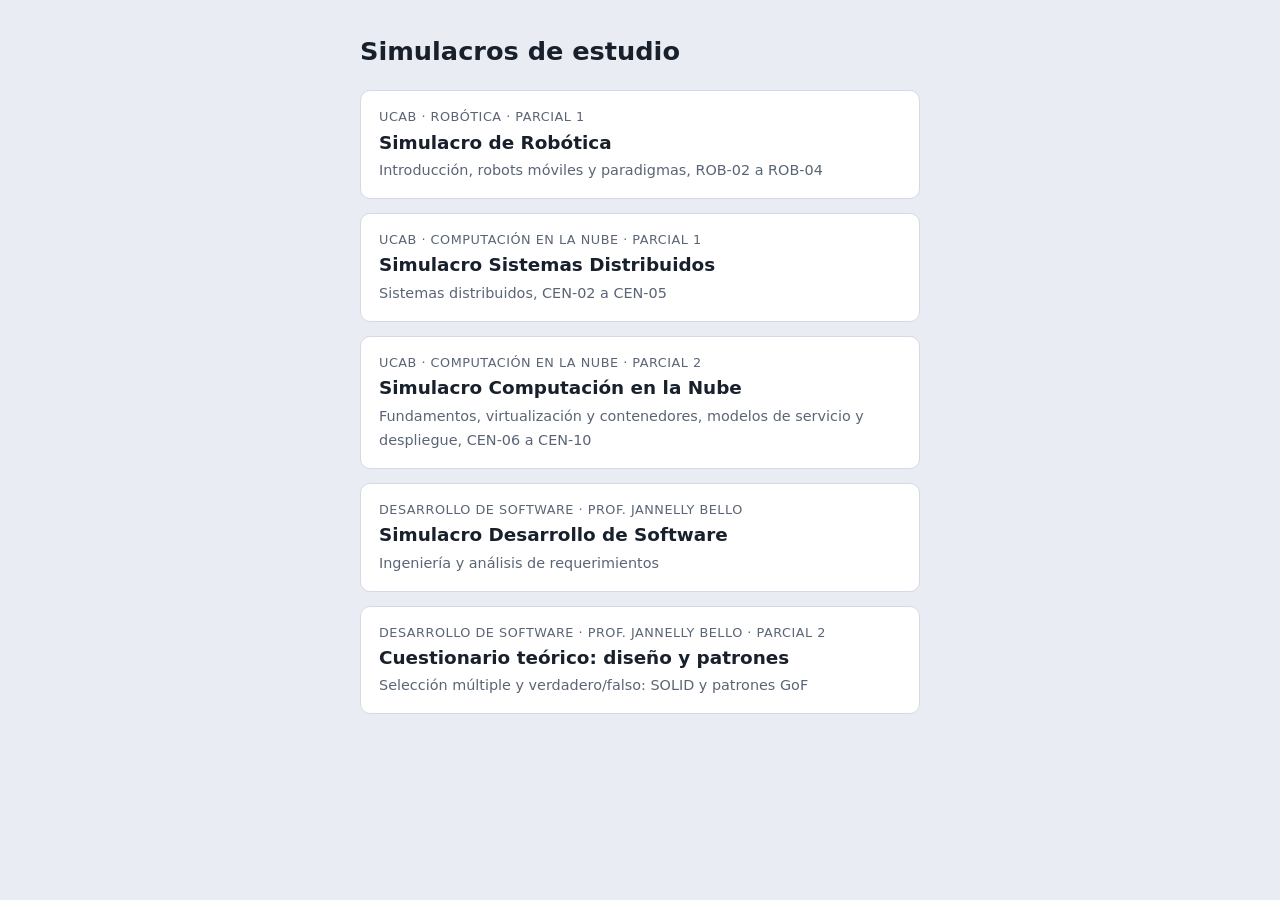
<file: index.html>
<!doctype html>
<html lang="es"><head><meta charset="utf-8">
<meta name="viewport" content="width=device-width, initial-scale=1, viewport-fit=cover">
<title>Simulacros de estudio</title>
<style>
:root{--bg:#e9edf3;--paper:#fff;--ink:#18202c;--muted:#5a6575;--line:#d3dae4;--accent:#1e4fa3}
@media (prefers-color-scheme:dark){:root{--bg:#0e131b;--paper:#161d28;--ink:#e4e9f1;--muted:#97a2b3;--line:#2a3443;--accent:#7ea4ff;color-scheme:dark}}
body{margin:0;background:var(--bg);color:var(--ink);font:16px/1.5 "Segoe UI",system-ui,sans-serif}
main{max-width:560px;margin:0 auto;padding:32px max(16px,env(safe-area-inset-right)) 32px max(16px,env(safe-area-inset-left));display:flex;flex-direction:column;gap:14px}
h1{margin:0 0 6px;font-size:1.6rem}
a{display:block;text-decoration:none;color:var(--ink);background:var(--paper);border:1px solid var(--line);border-radius:10px;padding:16px 18px}
a:hover,a:focus-visible{border-color:var(--accent);outline:none}
small{display:block;color:var(--muted);font-size:.8rem;letter-spacing:.04em;text-transform:uppercase}
b{display:block;font-size:1.15rem;margin:2px 0}
span{color:var(--muted);font-size:.9rem}
</style></head><body><main>
<h1>Simulacros de estudio</h1>
<a href="robotica/"><small>UCAB · Robótica · Parcial 1</small><b>Simulacro de Robótica</b><span>Introducción, robots móviles y paradigmas, ROB-02 a ROB-04</span></a>
<a href="nube/"><small>UCAB · Computación en la Nube · Parcial 1</small><b>Simulacro Sistemas Distribuidos</b><span>Sistemas distribuidos, CEN-02 a CEN-05</span></a>
<a href="nube2/"><small>UCAB · Computación en la Nube · Parcial 2</small><b>Simulacro Computación en la Nube</b><span>Fundamentos, virtualización y contenedores, modelos de servicio y despliegue, CEN-06 a CEN-10</span></a>
<a href="dessoft/"><small>Desarrollo de Software · Prof. Jannelly Bello</small><b>Simulacro Desarrollo de Software</b><span>Ingeniería y análisis de requerimientos</span></a>
<a href="patrones/"><small>Desarrollo de Software · Prof. Jannelly Bello · Parcial 2</small><b>Cuestionario teórico: diseño y patrones</b><span>Selección múltiple y verdadero/falso: SOLID y patrones GoF</span></a>
</main></body></html>
</file>
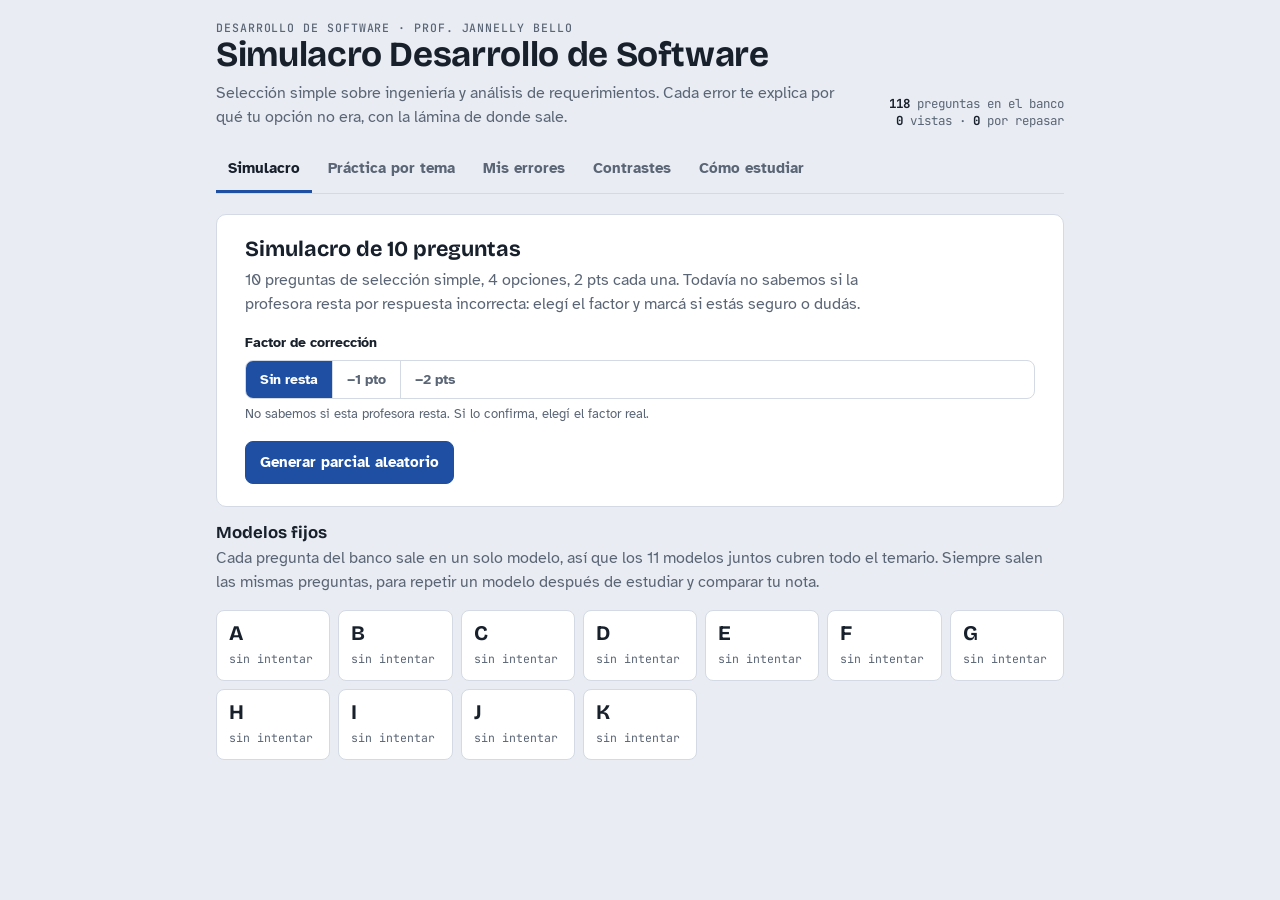
<file: dessoft/index.html>
<!doctype html>
<html lang="es">
<head>
<meta charset="utf-8">
<meta name="viewport" content="width=device-width, initial-scale=1, viewport-fit=cover">
<title>Simulacro Desarrollo de Software</title>
<link rel="preconnect" href="https://fonts.googleapis.com">
<link rel="preconnect" href="https://fonts.gstatic.com" crossorigin>
<link rel="stylesheet" href="https://fonts.googleapis.com/css2?family=Bricolage+Grotesque:opsz,wght@12..96,500;12..96,700&family=Atkinson+Hyperlegible:ital,wght@0,400;0,700;1,400&family=JetBrains+Mono:wght@400;600&display=swap">
<link rel="stylesheet" href="../css/tokens.css">
<link rel="stylesheet" href="../css/base.css">
<link rel="stylesheet" href="../css/components.css">
</head>
<body>
<div class="wrap">
  <header class="top">
    <div>
      <div class="eyebrow" id="h-eyebrow"></div>
      <h1 id="h-title"></h1>
      <p class="sub" id="h-sub"></p>
    </div>
    <div class="legend" id="legend"></div>
  </header>

  <nav class="modes" role="tablist" aria-label="Modos de estudio">
    <button role="tab" data-mode="sim" aria-selected="true">Simulacro</button>
    <button role="tab" data-mode="prac" aria-selected="false">Práctica por tema</button>
    <button role="tab" data-mode="err" aria-selected="false">Mis errores</button>
    <button role="tab" data-mode="cmp" aria-selected="false">Contrastes</button>
    <button role="tab" data-mode="how" aria-selected="false">Cómo estudiar</button>
  </nav>

  <main id="app" aria-live="polite"></main>
  <noscript><p class="empty">Este simulacro necesita JavaScript activado.</p></noscript>
</div>

<!-- Núcleo (compartido por todos los cursos) -->
<script src="../js/util.js"></script>
<script src="../js/schema.js"></script>

<!-- Datos del curso: textos, banco por tema y tablas de contraste -->
<script src="data/course.js"></script>
<script src="data/bank/requerimientos.js"></script>
<script src="data/bank/calidad.js"></script>
<script src="data/bank/tipos.js"></script>
<script src="data/bank/ingenieria.js"></script>
<script src="data/bank/analisis.js"></script>
<script src="data/bank/casos-de-uso.js"></script>
<script src="data/bank/actividades.js"></script>
<script src="data/contrastes.js"></script>

<!-- Lógica (compartida) -->
<script src="../js/state.js"></script>
<script src="../js/exam.js"></script>
<script src="../js/ui.js"></script>
<script src="../js/views/sim.js"></script>
<script src="../js/views/prac.js"></script>
<script src="../js/views/err.js"></script>
<script src="../js/views/cmp.js"></script>
<script src="../js/views/how.js"></script>
<script src="../js/app.js"></script>
</body>
</html>
</file>
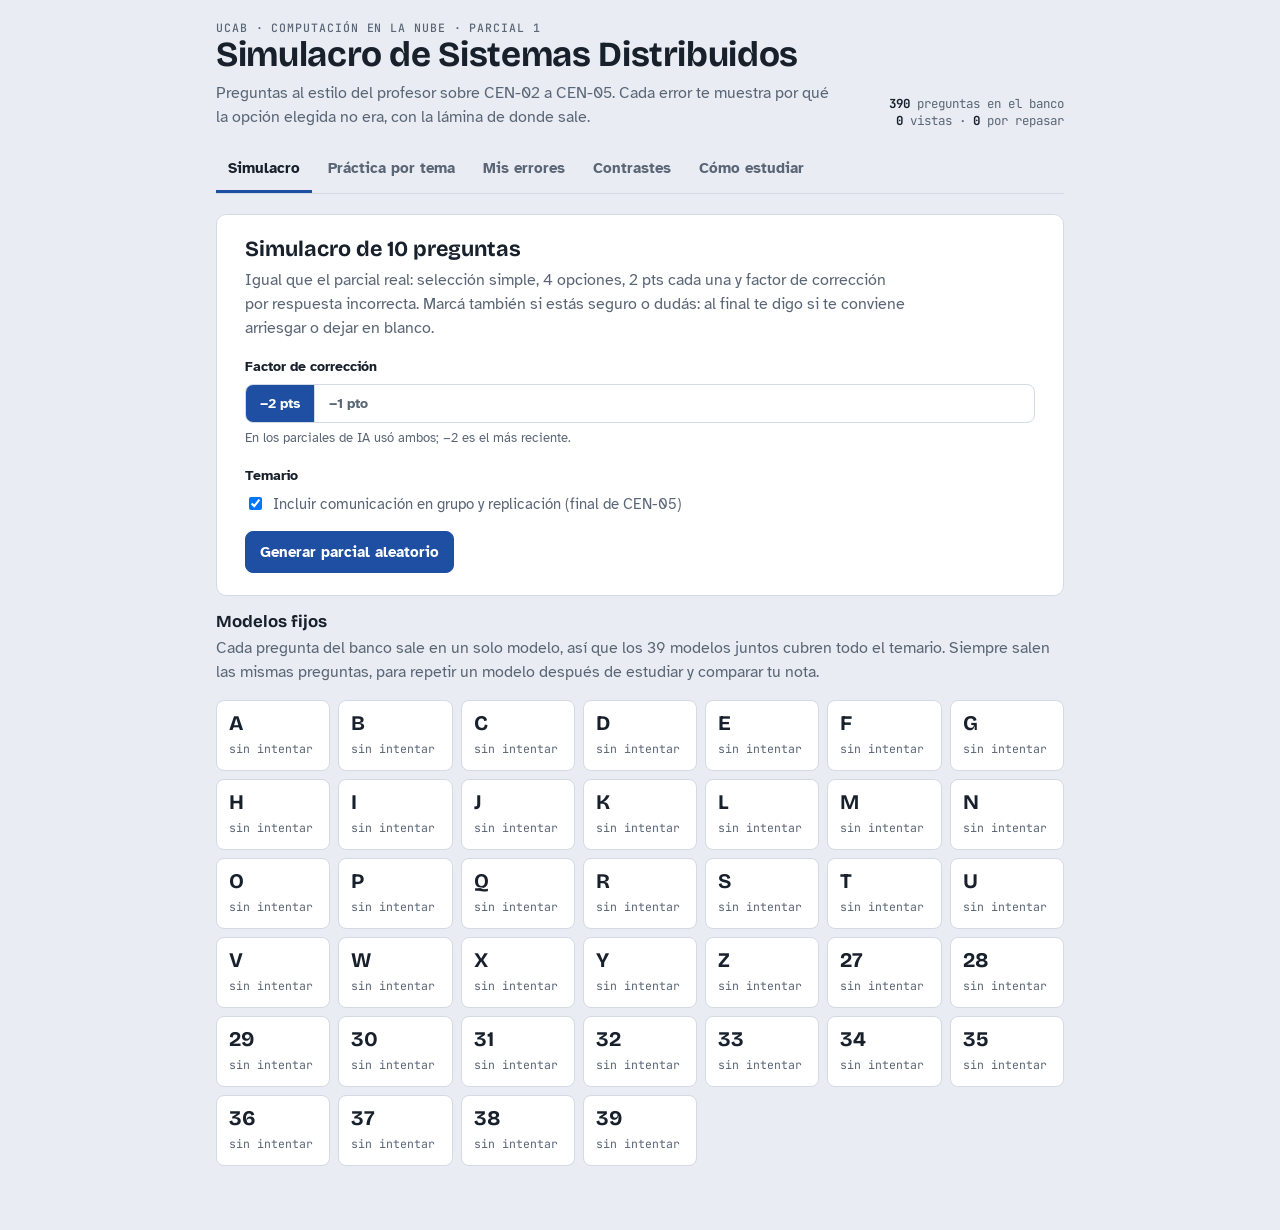
<file: nube/index.html>
<!doctype html>
<html lang="es">
<head>
<meta charset="utf-8">
<meta name="viewport" content="width=device-width, initial-scale=1, viewport-fit=cover">
<title>Simulacro Sistemas Distribuidos</title>
<link rel="preconnect" href="https://fonts.googleapis.com">
<link rel="preconnect" href="https://fonts.gstatic.com" crossorigin>
<link rel="stylesheet" href="https://fonts.googleapis.com/css2?family=Bricolage+Grotesque:opsz,wght@12..96,500;12..96,700&family=Atkinson+Hyperlegible:ital,wght@0,400;0,700;1,400&family=JetBrains+Mono:wght@400;600&display=swap">
<link rel="stylesheet" href="../css/tokens.css">
<link rel="stylesheet" href="../css/base.css">
<link rel="stylesheet" href="../css/components.css">
</head>
<body>
<div class="wrap">
  <header class="top">
    <div>
      <div class="eyebrow" id="h-eyebrow"></div>
      <h1 id="h-title"></h1>
      <p class="sub" id="h-sub"></p>
    </div>
    <div class="legend" id="legend"></div>
  </header>

  <nav class="modes" role="tablist" aria-label="Modos de estudio">
    <button role="tab" data-mode="sim" aria-selected="true">Simulacro</button>
    <button role="tab" data-mode="prac" aria-selected="false">Práctica por tema</button>
    <button role="tab" data-mode="err" aria-selected="false">Mis errores</button>
    <button role="tab" data-mode="cmp" aria-selected="false">Contrastes</button>
    <button role="tab" data-mode="how" aria-selected="false">Cómo estudiar</button>
  </nav>

  <main id="app" aria-live="polite"></main>
  <noscript><p class="empty">Este simulacro necesita JavaScript activado.</p></noscript>
</div>

<!-- Núcleo (compartido por todos los cursos) -->
<script src="../js/util.js"></script>
<script src="../js/schema.js"></script>

<!-- Datos del curso: textos, banco por tema y tablas de contraste -->
<script src="data/course.js"></script>
<script src="data/bank/fundamentos.js"></script>
<script src="data/bank/transparencia.js"></script>
<script src="data/bank/arquitecturas.js"></script>
<script src="data/bank/procesos.js"></script>
<script src="data/bank/redes.js"></script>
<script src="data/bank/comunicacion.js"></script>
<script src="data/bank/concurrencia.js"></script>
<script src="data/bank/exclusion.js"></script>
<script src="data/bank/grupos.js"></script>
<script src="data/bank/bloques.js"></script>
<script src="data/contrastes.js"></script>

<!-- Lógica (compartida) -->
<script src="../js/state.js"></script>
<script src="../js/exam.js"></script>
<script src="../js/ui.js"></script>
<script src="../js/views/sim.js"></script>
<script src="../js/views/prac.js"></script>
<script src="../js/views/err.js"></script>
<script src="../js/views/cmp.js"></script>
<script src="../js/views/how.js"></script>
<script src="../js/app.js"></script>
</body>
</html>
</file>
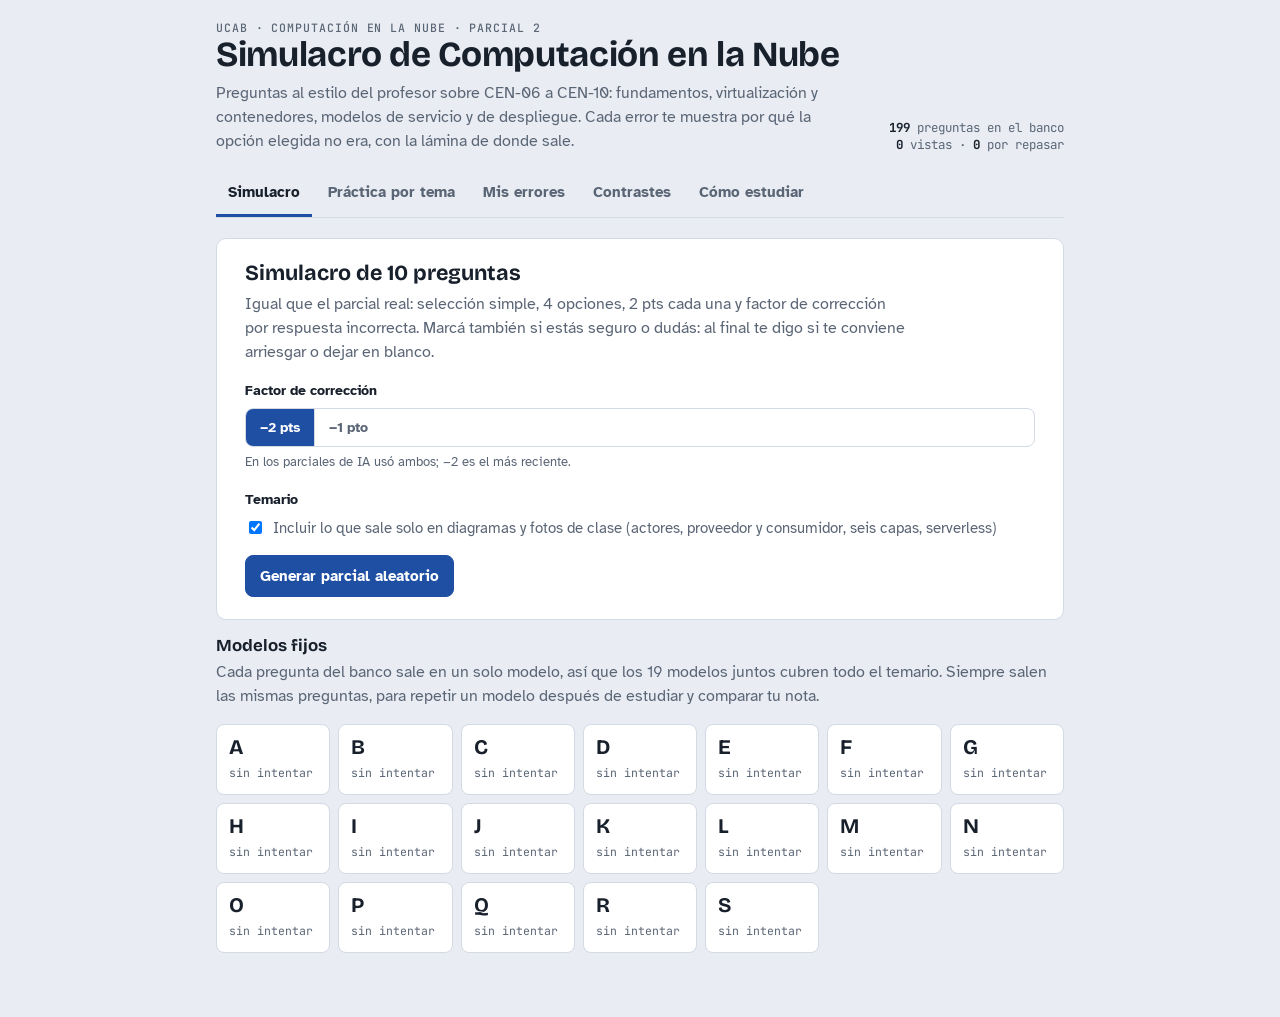
<file: nube2/index.html>
<!doctype html>
<html lang="es">
<head>
<meta charset="utf-8">
<meta name="viewport" content="width=device-width, initial-scale=1, viewport-fit=cover">
<title>Simulacro Nube · Parcial 2</title>
<link rel="preconnect" href="https://fonts.googleapis.com">
<link rel="preconnect" href="https://fonts.gstatic.com" crossorigin>
<link rel="stylesheet" href="https://fonts.googleapis.com/css2?family=Bricolage+Grotesque:opsz,wght@12..96,500;12..96,700&family=Atkinson+Hyperlegible:ital,wght@0,400;0,700;1,400&family=JetBrains+Mono:wght@400;600&display=swap">
<link rel="stylesheet" href="../css/tokens.css">
<link rel="stylesheet" href="../css/base.css">
<link rel="stylesheet" href="../css/components.css">
</head>
<body>
<div class="wrap">
  <header class="top">
    <div>
      <div class="eyebrow" id="h-eyebrow"></div>
      <h1 id="h-title"></h1>
      <p class="sub" id="h-sub"></p>
    </div>
    <div class="legend" id="legend"></div>
  </header>

  <nav class="modes" role="tablist" aria-label="Modos de estudio">
    <button role="tab" data-mode="sim" aria-selected="true">Simulacro</button>
    <button role="tab" data-mode="prac" aria-selected="false">Práctica por tema</button>
    <button role="tab" data-mode="err" aria-selected="false">Mis errores</button>
    <button role="tab" data-mode="cmp" aria-selected="false">Contrastes</button>
    <button role="tab" data-mode="how" aria-selected="false">Cómo estudiar</button>
  </nav>

  <main id="app" aria-live="polite"></main>
  <noscript><p class="empty">Este simulacro necesita JavaScript activado.</p></noscript>
</div>

<!-- Núcleo (compartido por todos los cursos) -->
<script src="../js/util.js"></script>
<script src="../js/schema.js"></script>

<!-- Datos del curso: textos, banco por tema y tablas de contraste -->
<script src="data/course.js"></script>
<script src="data/bank/fundamentos.js"></script>
<script src="data/bank/caracteristicas.js"></script>
<script src="data/bank/serverless.js"></script>
<script src="data/bank/arquitectura.js"></script>
<script src="data/bank/virtualizacion.js"></script>
<script src="data/bank/contenedores.js"></script>
<script src="data/bank/servicios.js"></script>
<script src="data/bank/despliegue.js"></script>
<script src="data/bank/bloques.js"></script>
<script src="data/contrastes.js"></script>

<!-- Lógica (compartida) -->
<script src="../js/state.js"></script>
<script src="../js/exam.js"></script>
<script src="../js/ui.js"></script>
<script src="../js/views/sim.js"></script>
<script src="../js/views/prac.js"></script>
<script src="../js/views/err.js"></script>
<script src="../js/views/cmp.js"></script>
<script src="../js/views/how.js"></script>
<script src="../js/app.js"></script>
</body>
</html>
</file>
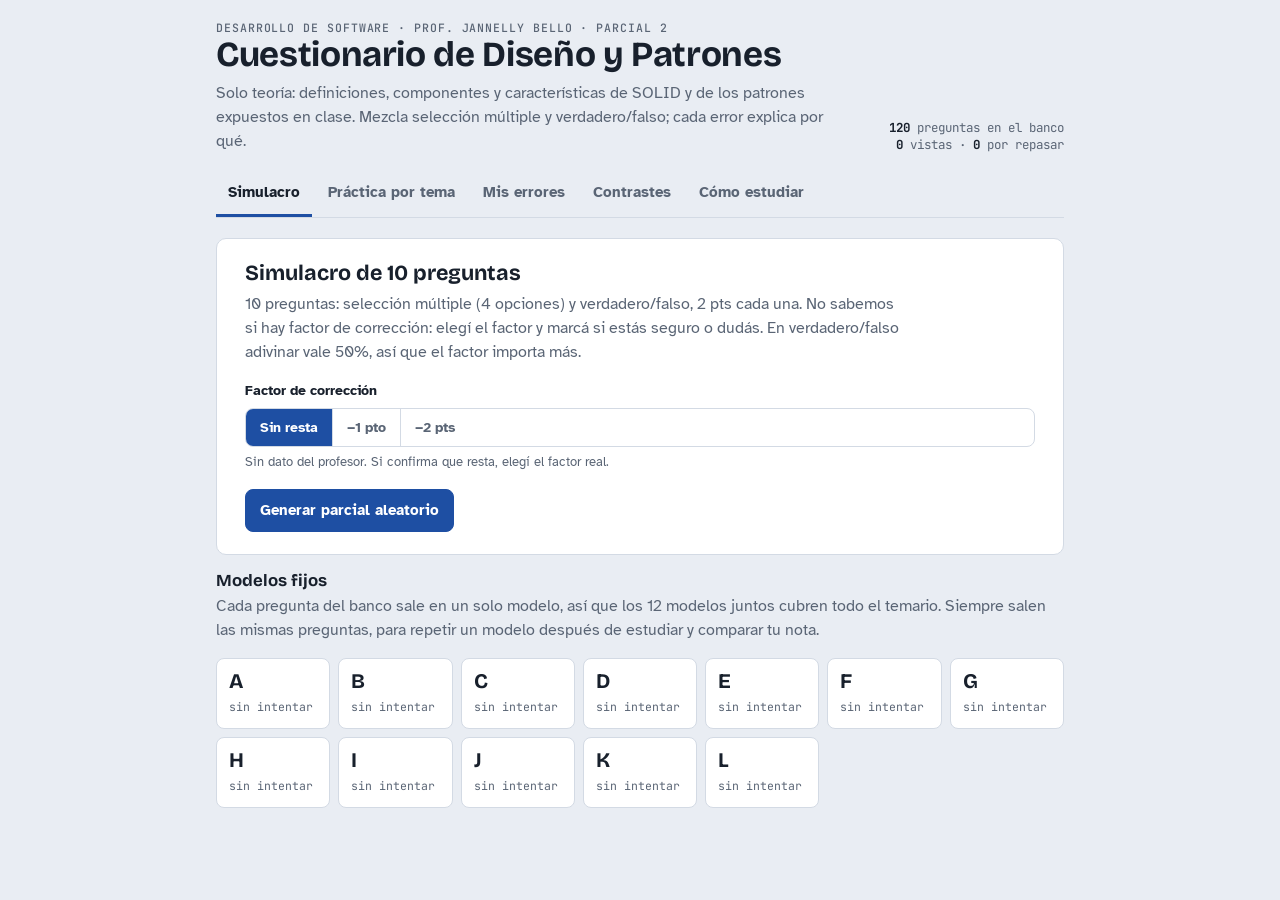
<file: patrones/index.html>
<!doctype html>
<html lang="es">
<head>
<meta charset="utf-8">
<meta name="viewport" content="width=device-width, initial-scale=1, viewport-fit=cover">
<title>Cuestionario de Diseño y Patrones</title>
<link rel="preconnect" href="https://fonts.googleapis.com">
<link rel="preconnect" href="https://fonts.gstatic.com" crossorigin>
<link rel="stylesheet" href="https://fonts.googleapis.com/css2?family=Bricolage+Grotesque:opsz,wght@12..96,500;12..96,700&family=Atkinson+Hyperlegible:ital,wght@0,400;0,700;1,400&family=JetBrains+Mono:wght@400;600&display=swap">
<link rel="stylesheet" href="../css/tokens.css">
<link rel="stylesheet" href="../css/base.css">
<link rel="stylesheet" href="../css/components.css">
</head>
<body>
<div class="wrap">
  <header class="top">
    <div>
      <div class="eyebrow" id="h-eyebrow"></div>
      <h1 id="h-title"></h1>
      <p class="sub" id="h-sub"></p>
    </div>
    <div class="legend" id="legend"></div>
  </header>

  <nav class="modes" role="tablist" aria-label="Modos de estudio">
    <button role="tab" data-mode="sim" aria-selected="true">Simulacro</button>
    <button role="tab" data-mode="prac" aria-selected="false">Práctica por tema</button>
    <button role="tab" data-mode="err" aria-selected="false">Mis errores</button>
    <button role="tab" data-mode="cmp" aria-selected="false">Contrastes</button>
    <button role="tab" data-mode="how" aria-selected="false">Cómo estudiar</button>
  </nav>

  <main id="app" aria-live="polite"></main>
  <noscript><p class="empty">Este simulacro necesita JavaScript activado.</p></noscript>
</div>

<!-- Núcleo (compartido por todos los cursos) -->
<script src="../js/util.js"></script>
<script src="../js/schema.js"></script>

<!-- Datos del curso: textos, banco por tema y tablas de contraste -->
<script src="data/course.js"></script>
<script src="data/bank/diseno.js"></script>
<script src="data/bank/solid.js"></script>
<script src="data/bank/basicos.js"></script>
<script src="data/bank/composite-proxy.js"></script>
<script src="data/bank/template-strategy.js"></script>
<script src="data/bank/state-observer.js"></script>
<script src="data/bank/chain.js"></script>
<script src="data/contrastes.js"></script>

<!-- Lógica (compartida) -->
<script src="../js/state.js"></script>
<script src="../js/exam.js"></script>
<script src="../js/ui.js"></script>
<script src="../js/views/sim.js"></script>
<script src="../js/views/prac.js"></script>
<script src="../js/views/err.js"></script>
<script src="../js/views/cmp.js"></script>
<script src="../js/views/how.js"></script>
<script src="../js/app.js"></script>
</body>
</html>
</file>
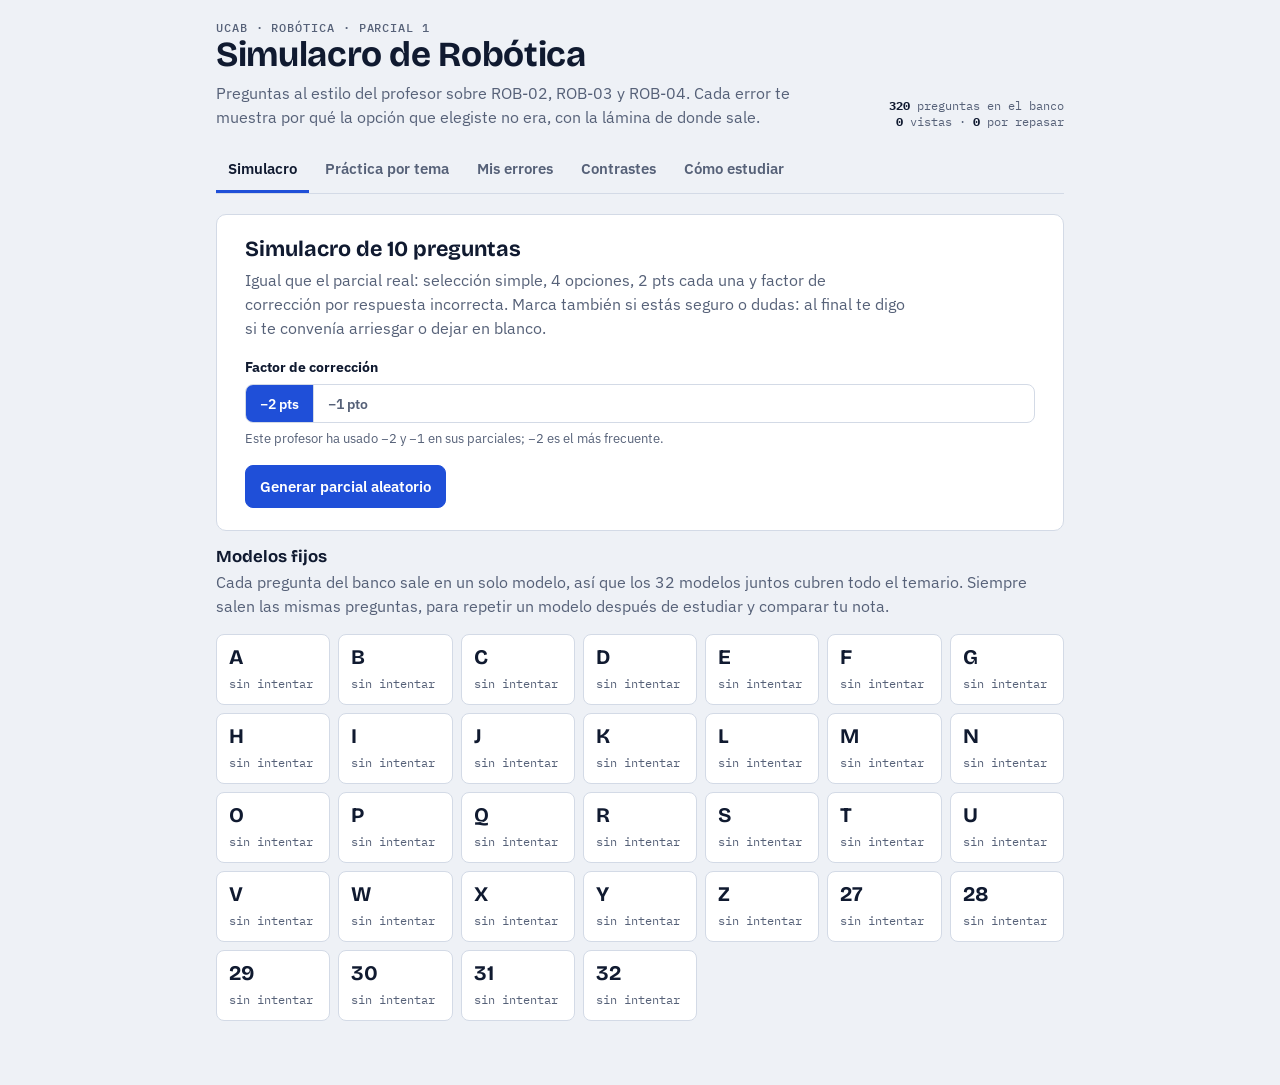
<file: robotica/index.html>
<!doctype html>
<html lang="es">
<head>
<meta charset="utf-8">
<meta name="viewport" content="width=device-width, initial-scale=1, viewport-fit=cover">
<title>Simulacro Robótica · Parcial 1</title>
<link rel="preconnect" href="https://fonts.googleapis.com">
<link rel="preconnect" href="https://fonts.gstatic.com" crossorigin>
<link rel="stylesheet" href="https://fonts.googleapis.com/css2?family=Bricolage+Grotesque:opsz,wght@12..96,600;12..96,700&family=IBM+Plex+Mono:wght@400;500;600&family=IBM+Plex+Sans:ital,wght@0,400;0,500;0,600;0,700;1,400&display=swap">
<link rel="stylesheet" href="../css/tokens.css">
<link rel="stylesheet" href="../css/base.css">
<link rel="stylesheet" href="../css/components.css">
<link rel="stylesheet" href="theme.css">
</head>
<body>
<div class="wrap">
  <header class="top">
    <div>
      <div class="eyebrow" id="h-eyebrow"></div>
      <h1 id="h-title"></h1>
      <p class="sub" id="h-sub"></p>
    </div>
    <div class="legend" id="legend"></div>
  </header>

  <nav class="modes" role="tablist" aria-label="Modos de estudio">
    <button role="tab" data-mode="sim" aria-selected="true">Simulacro</button>
    <button role="tab" data-mode="prac" aria-selected="false">Práctica por tema</button>
    <button role="tab" data-mode="err" aria-selected="false">Mis errores</button>
    <button role="tab" data-mode="cmp" aria-selected="false">Contrastes</button>
    <button role="tab" data-mode="how" aria-selected="false">Cómo estudiar</button>
  </nav>

  <main id="app" aria-live="polite"></main>
  <noscript><p class="empty">Este simulacro necesita JavaScript activado.</p></noscript>
</div>

<!-- Núcleo -->
<script src="../js/util.js"></script>
<script src="../js/schema.js"></script>

<!-- Datos: curso, banco por tema y tablas de contraste -->
<script src="data/course.js"></script>
<script src="data/bank/historia.js"></script>
<script src="data/bank/definiciones.js"></script>
<script src="data/bank/movil.js"></script>
<script src="data/bank/ruedas.js"></script>
<script src="data/bank/sensores.js"></script>
<script src="data/bank/actuadores.js"></script>
<script src="data/bank/paradigmas.js"></script>
<script src="data/bank/arquitecturas.js"></script>
<script src="data/bank/bloques.js"></script>
<script src="data/contrastes.js"></script>

<!-- Lógica -->
<script src="../js/state.js"></script>
<script src="../js/exam.js"></script>
<script src="../js/ui.js"></script>
<script src="../js/views/sim.js"></script>
<script src="../js/views/prac.js"></script>
<script src="../js/views/err.js"></script>
<script src="../js/views/cmp.js"></script>
<script src="../js/views/how.js"></script>
<script src="../js/app.js"></script>
</body>
</html>
</file>
<file: css/tokens.css>
/* Paleta y tipografía. Claro por defecto; oscuro con prefers-color-scheme o data-theme="dark". */
:root {
  --bg: #e9edf3;
  --paper: #ffffff;
  --soft: #f3f6fa;
  --ink: #18202c;
  --muted: #5a6575;
  --line: #d3dae4;

  --accent: #1e4fa3;
  --accent-ink: #ffffff;
  --accent-soft: #e3ebf8;

  --ok: #1d7f48;
  --ok-soft: #e2f3e9;
  --bad: #b8322a;
  --bad-soft: #f9e4e2;
  --doubt: #a06a00;
  --doubt-soft: #fbf0d9;

  --f-display: 'Bricolage Grotesque', 'Segoe UI', system-ui, sans-serif;
  --f-body: 'Atkinson Hyperlegible', 'Segoe UI', system-ui, sans-serif;
  --f-mono: 'JetBrains Mono', ui-monospace, Consolas, monospace;
  --r: 10px;
}

@media (prefers-color-scheme: dark) {
  :root:not([data-theme="light"]) {
    --bg: #0e131b; --paper: #161d28; --soft: #1c2533; --ink: #e4e9f1; --muted: #97a2b3; --line: #2a3443;
    --accent: #7ea4ff; --accent-ink: #0e131b; --accent-soft: #1e2b44;
    --ok: #55c486; --ok-soft: #163224; --bad: #ff7b70; --bad-soft: #3a1c1a; --doubt: #f0bf52; --doubt-soft: #382c12;
    color-scheme: dark;
  }
}
:root[data-theme="dark"] {
  --bg: #0e131b; --paper: #161d28; --soft: #1c2533; --ink: #e4e9f1; --muted: #97a2b3; --line: #2a3443;
  --accent: #7ea4ff; --accent-ink: #0e131b; --accent-soft: #1e2b44;
  --ok: #55c486; --ok-soft: #163224; --bad: #ff7b70; --bad-soft: #3a1c1a; --doubt: #f0bf52; --doubt-soft: #382c12;
  color-scheme: dark;
}
</file>
<file: css/base.css>
/* Reset, tipografía y estructura de la página. */
*, *::before, *::after { box-sizing: border-box; }
html { -webkit-text-size-adjust: 100%; }
body {
  margin: 0;
  background: var(--bg);
  color: var(--ink);
  font: 16px/1.5 var(--f-body);
}
.wrap {
  max-width: 880px;
  margin: 0 auto;
  padding-block: 20px 64px;
  padding-left: max(16px, env(safe-area-inset-left, 0px));
  padding-right: max(16px, env(safe-area-inset-right, 0px));
}
h1, h2, h3 { font-family: var(--f-display); margin: 0; line-height: 1.15; text-wrap: balance; }
h1 { font-size: clamp(1.6rem, 4vw, 2.2rem); letter-spacing: -.01em; }
h2 { font-size: 1.35rem; }
h3 { font-size: 1.05rem; }
p { margin: 0; }
button, select, input { font: inherit; color: inherit; }
button { cursor: pointer; }
:focus-visible { outline: 3px solid var(--accent); outline-offset: 2px; border-radius: 4px; }

.mono { font-family: var(--f-mono); font-variant-numeric: tabular-nums; }
.muted { color: var(--muted); }
.eyebrow { font: 500 .72rem var(--f-mono); letter-spacing: .08em; text-transform: uppercase; color: var(--muted); }
.row { display: flex; flex-wrap: wrap; gap: 10px; align-items: center; }
.row.between { justify-content: space-between; }
.stack { display: flex; flex-direction: column; gap: 16px; }
.lead { color: var(--muted); max-width: 66ch; }
.empty { padding: 28px; text-align: center; color: var(--muted); }

header.top { display: flex; flex-wrap: wrap; align-items: flex-end; justify-content: space-between; gap: 12px 24px; margin-bottom: 18px; }
header.top .sub { color: var(--muted); margin-top: 6px; max-width: 62ch; }
.legend { font: .78rem var(--f-mono); color: var(--muted); text-align: right; }
.legend b { color: var(--ink); }

nav.modes { display: flex; gap: 4px; overflow-x: auto; border-bottom: 1px solid var(--line); margin-bottom: 20px; scrollbar-width: none; }
nav.modes button {
  flex: 0 0 auto; background: none; border: 0; border-bottom: 3px solid transparent;
  color: var(--muted); font-weight: 600; font-size: .95rem; padding: 10px 12px;
}
nav.modes button:hover { color: var(--ink); }
nav.modes button[aria-selected="true"] { color: var(--ink); border-bottom-color: var(--accent); }

@media (prefers-reduced-motion: reduce) { * { transition: none !important; } }
</file>
<file: css/components.css>
/* Componentes: botones, hoja de examen, preguntas, feedback, paneles, tablas. */

/* Botones y controles */
.btn {
  display: inline-flex; align-items: center; gap: 8px;
  border: 1px solid var(--line); background: var(--paper); color: var(--ink);
  border-radius: 8px; padding: 9px 14px; font-weight: 600; font-size: .95rem;
}
.btn:hover { border-color: var(--accent); }
.btn.primary { background: var(--accent); border-color: var(--accent); color: var(--accent-ink); }
.btn.ghost { background: transparent; }
.btn:disabled { opacity: .45; cursor: not-allowed; }
.seg { display: inline-flex; border: 1px solid var(--line); border-radius: 8px; overflow: hidden; }
.seg button { border: 0; background: var(--paper); color: var(--muted); padding: 8px 14px; font-weight: 600; font-size: .9rem; }
.seg button + button { border-left: 1px solid var(--line); }
.seg button[aria-pressed="true"] { background: var(--accent); color: var(--accent-ink); }
.field { display: flex; flex-direction: column; gap: 6px; }
.lbl { font-weight: 700; font-size: .9rem; }
.chips { display: flex; flex-wrap: wrap; gap: 6px; }
.chip {
  font: .7rem var(--f-mono); letter-spacing: .03em; padding: 3px 8px; border-radius: 999px;
  background: var(--soft); color: var(--muted); border: 1px solid var(--line); white-space: nowrap;
}
.chip.trap { background: var(--accent-soft); color: var(--accent); border-color: transparent; }
.advice { border-radius: 8px; padding: 12px 14px; background: var(--accent-soft); }
.advice b { color: var(--accent); }

/* Hoja de examen */
.sheet { background: var(--paper); border: 1px solid var(--line); border-radius: var(--r); padding: 22px clamp(16px, 3vw, 28px); }
.sheet-head { display: flex; flex-wrap: wrap; justify-content: space-between; gap: 8px 16px; border-bottom: 2px solid var(--ink); padding-bottom: 12px; margin-bottom: 6px; }
.sheet-head .uni { font-size: .85rem; color: var(--muted); line-height: 1.35; }
.sheet-head .uni b { color: var(--ink); }

/* Pregunta */
.q { padding: 18px 0; border-bottom: 1px solid var(--line); }
.q:last-child { border-bottom: 0; }
.q-stem { display: grid; grid-template-columns: auto 1fr; gap: 4px 10px; font-size: 1.05rem; }
.q-num { font: 600 1rem var(--f-mono); color: var(--muted); }
.q-meta { grid-column: 2; margin-top: 4px; }
.opts { display: grid; grid-template-columns: 1fr 1fr; gap: 8px 14px; margin: 14px 0 0; padding-left: calc(1ch + 26px); }
.conf { display: flex; flex-wrap: wrap; gap: 6px; margin: 10px 0 0; padding-left: calc(1ch + 26px); }
@media (max-width: 620px) { .opts, .conf { grid-template-columns: 1fr; padding-left: 0; } }
.opt {
  display: flex; gap: 10px; align-items: flex-start; text-align: left; width: 100%;
  border: 1px solid var(--line); background: transparent; border-radius: 8px;
  padding: 9px 11px; font-size: .98rem; line-height: 1.35; min-width: 0;
}
.opt .box { font: .85rem var(--f-mono); color: var(--muted); white-space: nowrap; padding-top: 1px; }
.opt:hover:not(:disabled) { border-color: var(--accent); background: var(--soft); }
.opt.sel { background: var(--accent-soft); border-color: var(--accent); }
.opt.sel .box { color: var(--accent); font-weight: 600; }
.opt.right { background: var(--ok-soft); border-color: var(--ok); }
.opt.right .box { color: var(--ok); font-weight: 600; }
.opt.wrong { background: var(--bad-soft); border-color: var(--bad); }
.opt.wrong .box { color: var(--bad); font-weight: 600; }
.opt:disabled { cursor: default; }
.conf button { border: 1px solid var(--line); background: var(--paper); color: var(--muted); border-radius: 999px; padding: 4px 12px; font-size: .82rem; }
.conf button[aria-pressed="true"].c-sure { background: var(--ok-soft); color: var(--ok); border-color: var(--ok); }
.conf button[aria-pressed="true"].c-doubt { background: var(--doubt-soft); color: var(--doubt); border-color: var(--doubt); }
.conf button[aria-pressed="true"].c-blank { background: var(--soft); color: var(--ink); border-color: var(--ink); }

/* Feedback por pregunta */
.fb { margin-top: 14px; border: 1px solid var(--line); background: var(--soft); border-radius: 8px; padding: 14px 16px; display: flex; flex-direction: column; gap: 10px; }
.fb .verdict { font: 700 1.05rem var(--f-display); }
.fb .verdict.ok { color: var(--ok); } .fb .verdict.bad { color: var(--bad); } .fb .verdict.blank { color: var(--muted); }
.fb ul { margin: 8px 0 0; padding-left: 18px; display: flex; flex-direction: column; gap: 4px; color: var(--muted); }
.fb li b { color: var(--ink); }
.fb .src { font: .75rem var(--f-mono); color: var(--muted); }
details summary { cursor: pointer; color: var(--accent); font-weight: 700; font-size: .9rem; }

/* Barra fija del simulacro */
.sticky-bar {
  position: sticky; bottom: 0; margin-top: 16px; background: var(--paper); border: 1px solid var(--line);
  border-radius: var(--r); padding: 12px 14px calc(12px + env(safe-area-inset-bottom, 0px));
  display: flex; flex-wrap: wrap; gap: 10px; align-items: center; justify-content: space-between;
}
.progress { height: 4px; background: var(--line); border-radius: 99px; overflow: hidden; }
.progress i { display: block; height: 100%; background: var(--accent); transition: width .25s; }

/* Paneles de configuración y modelos */
.panel-grid { display: grid; grid-template-columns: repeat(auto-fit, minmax(240px, 1fr)); gap: 14px; }
.models { display: grid; grid-template-columns: repeat(auto-fill, minmax(112px, 1fr)); gap: 8px; }
.model { border: 1px solid var(--line); background: var(--paper); border-radius: 8px; padding: 10px 12px; text-align: left; }
.model:hover { border-color: var(--accent); }
.model b { display: block; font: 700 1.3rem var(--f-display); }
.model .mono { font-size: .72rem; color: var(--muted); }
.model .mono.has { color: var(--ok); }

/* Resultados */
.score { display: grid; grid-template-columns: auto 1fr; gap: 6px 24px; align-items: center; }
@media (max-width: 560px) { .score { grid-template-columns: 1fr; } }
.big { font: 700 clamp(3rem, 10vw, 4.4rem)/1 var(--f-display); font-variant-numeric: tabular-nums; letter-spacing: -.02em; }
.big small { font-size: .4em; color: var(--muted); font-weight: 500; }
.kv { display: grid; grid-template-columns: repeat(auto-fit, minmax(120px, 1fr)); gap: 10px; }
.kv > div { border-left: 3px solid var(--line); padding: 2px 0 2px 10px; }
.kv .k { font-size: .78rem; color: var(--muted); }
.kv .v { font: 600 1.1rem var(--f-mono); }
.kv .ok { border-color: var(--ok); } .kv .bad { border-color: var(--bad); } .kv .doubt { border-color: var(--doubt); }

/* Dominio por tema */
.mastery { display: flex; flex-direction: column; gap: 8px; }
.mrow { display: grid; grid-template-columns: minmax(0, 1fr) 120px 64px; gap: 10px; align-items: center; font-size: .92rem; }
@media (max-width: 520px) { .mrow { grid-template-columns: minmax(0, 1fr) 80px 56px; } }
.mrow > button { all: unset; cursor: pointer; overflow: hidden; text-overflow: ellipsis; white-space: nowrap; }
.mrow > button:hover { color: var(--accent); text-decoration: underline; }
.mrow > button:focus-visible { outline: 3px solid var(--accent); outline-offset: 2px; }
.mrow .mono { font-size: .8rem; color: var(--muted); text-align: right; }
.bar { height: 8px; border-radius: 99px; background: var(--soft); border: 1px solid var(--line); overflow: hidden; }
.bar i { display: block; height: 100%; background: var(--accent); }

/* Tablas de contraste y de esperanza */
.tbl { overflow-x: auto; border: 1px solid var(--line); border-radius: 8px; }
table { border-collapse: collapse; width: 100%; font-size: .92rem; }
th, td { text-align: left; padding: 9px 12px; border-bottom: 1px solid var(--line); vertical-align: top; }
th { font: 600 .72rem var(--f-mono); letter-spacing: .06em; text-transform: uppercase; color: var(--muted); background: var(--soft); }
tr:last-child td { border-bottom: 0; }
td:first-child { font-weight: 700; }
.toc { display: flex; flex-wrap: wrap; gap: 6px; }
.toc a { color: var(--accent); font-size: .85rem; text-decoration: none; border: 1px solid var(--line); border-radius: 999px; padding: 3px 10px; background: var(--paper); }
.toc a:hover { border-color: var(--accent); }
.ev td, .ev th { text-align: center; } .ev td:first-child { text-align: left; }
.pos { color: var(--ok); font-weight: 700; } .neg { color: var(--bad); font-weight: 700; } .zero { color: var(--doubt); font-weight: 700; }

/* Pasos del método */
.steps { display: grid; gap: 12px; counter-reset: s; padding: 0; margin: 0; list-style: none; }
.steps li { display: grid; grid-template-columns: 2.2rem 1fr; gap: 12px; align-items: start; }
.steps li::before {
  counter-increment: s; content: counter(s); font: 700 1.3rem var(--f-display); color: var(--accent);
  border: 2px solid var(--accent); border-radius: 50%; width: 2.2rem; height: 2.2rem; display: grid; place-items: center;
}

/* Marcas extra: temario extra / «mencionado en clase», e interruptor del temario */
.chip.extra { background: var(--doubt-soft); color: var(--doubt); border-color: transparent; }
.check { display: flex; gap: 8px; align-items: flex-start; font-size: .92rem; color: var(--muted); }
.check input { margin-top: 4px; }
</file>
<file: robotica/theme.css>
/* Tema propio del curso de Robótica: sobrescribe los colores y las fuentes de css/tokens.css (se carga después). */
:root {
  --bg: #eef1f6;
  --paper: #ffffff;
  --soft: #f3f6fa;
  --ink: #101a30;
  --muted: #566178;
  --line: #d3dae6;

  --accent: #1f4fd8;
  --accent-ink: #ffffff;
  --accent-soft: #e4ebff;

  --ok: #17803d;
  --ok-soft: #e1f3e7;
  --bad: #b42318;
  --bad-soft: #fcebe9;
  --doubt: #8a5200;
  --doubt-soft: #fff0d0;

  --f-display: 'Bricolage Grotesque', 'Segoe UI', system-ui, sans-serif;
  --f-body: 'IBM Plex Sans', 'Segoe UI', system-ui, sans-serif;
  --f-mono: 'IBM Plex Mono', ui-monospace, Consolas, monospace;
  --r: 10px;
}

@media (prefers-color-scheme: dark) {
  :root:not([data-theme="light"]) {
    --bg: #0b1222; --paper: #131c32; --soft: #19233d; --ink: #e7ecf8; --muted: #9aa7c4; --line: #27334f;
    --accent: #86a8ff; --accent-ink: #0b1222; --accent-soft: #1b2a54;
    --ok: #62d28d; --ok-soft: #123020; --bad: #ff8f85; --bad-soft: #3b1815; --doubt: #f2bd5e; --doubt-soft: #382b0e;
    color-scheme: dark;
  }
}
:root[data-theme="dark"] {
  --bg: #0b1222; --paper: #131c32; --soft: #19233d; --ink: #e7ecf8; --muted: #9aa7c4; --line: #27334f;
  --accent: #86a8ff; --accent-ink: #0b1222; --accent-soft: #1b2a54;
  --ok: #62d28d; --ok-soft: #123020; --bad: #ff8f85; --bad-soft: #3b1815; --doubt: #f2bd5e; --doubt-soft: #382b0e;
  color-scheme: dark;
}
</file>
